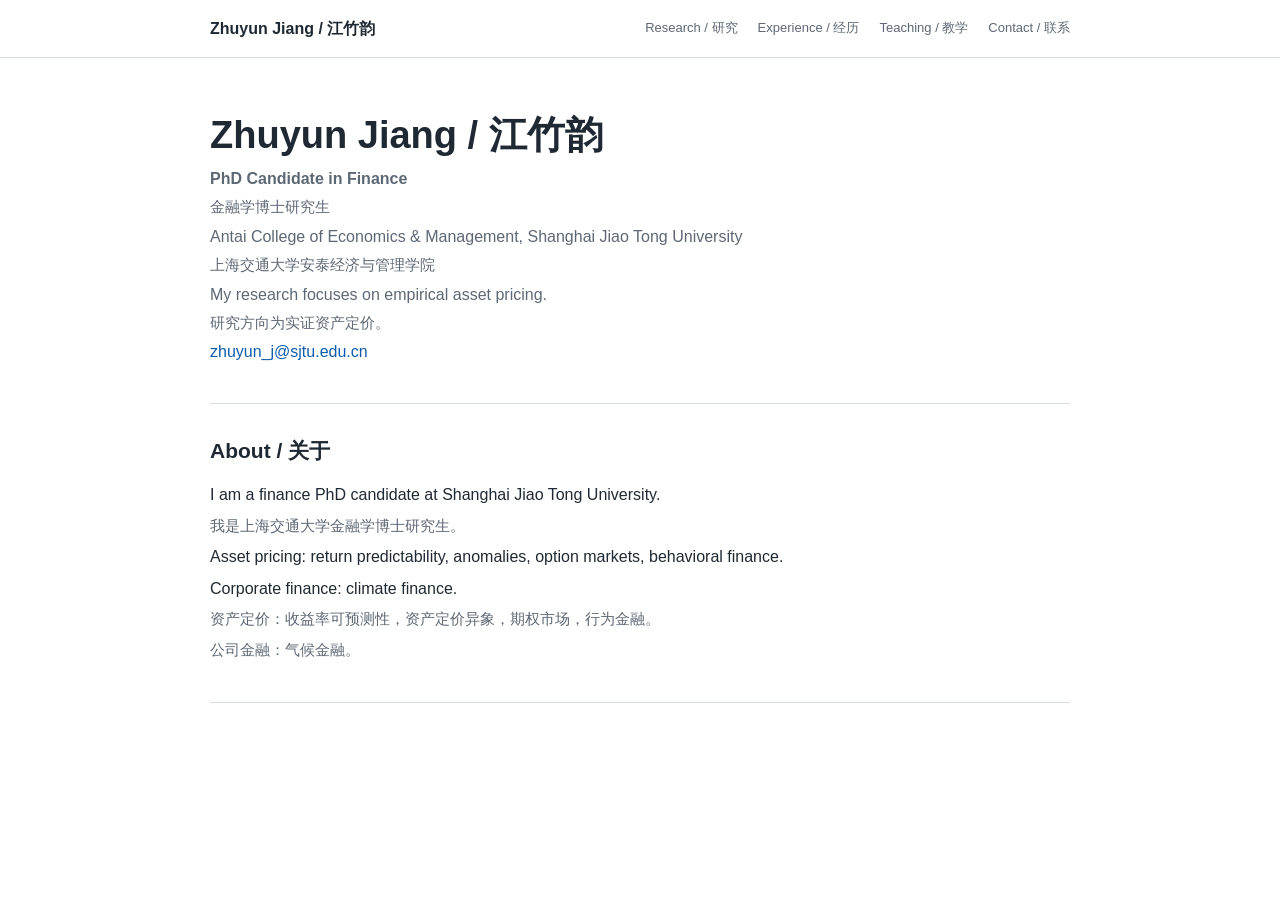
<file: index.html>
<!DOCTYPE html>
<html lang="en">
<head>
  <meta charset="UTF-8">
  <meta name="viewport" content="width=device-width, initial-scale=1.0">
  <title>Zhuyun Jiang | 江竹韵</title>
  <link rel="stylesheet" href="styles.css">
</head>
<body>
  <header class="site-header">
    <a class="site-name" href="index.html">Zhuyun Jiang / 江竹韵</a>
    <nav aria-label="Primary navigation">
      <a href="research.html">Research / 研究</a>
      <a href="experience.html">Experience / 经历</a>
      <a href="teaching.html">Teaching / 教学</a>
      <a href="contact.html">Contact / 联系</a>
    </nav>
  </header>

  <main>
    <section class="intro">
      <h1>Zhuyun Jiang / 江竹韵</h1>
      <p class="title">PhD Candidate in Finance</p>
      <p class="zh">金融学博士研究生</p>
      <p>Antai College of Economics &amp; Management, Shanghai Jiao Tong University</p>
      <p class="zh">上海交通大学安泰经济与管理学院</p>
      <p>My research focuses on empirical asset pricing.</p>
      <p class="zh">研究方向为实证资产定价。</p>
      <p><a href="mailto:zhuyun_j@sjtu.edu.cn">zhuyun_j@sjtu.edu.cn</a></p>
    </section>

    <section>
      <h2>About / 关于</h2>
      <p>
        I am a finance PhD candidate at Shanghai Jiao Tong University.
      </p>
      <p class="zh">
        我是上海交通大学金融学博士研究生。
      </p>
      <p>Asset pricing: return predictability, anomalies, option markets, behavioral finance.</p>
      <p>Corporate finance: climate finance.</p>
      <p class="zh">资产定价：收益率可预测性，资产定价异象，期权市场，行为金融。</p>
      <p class="zh">公司金融：气候金融。</p>
    </section>
  </main>
</body>
</html>
</file>
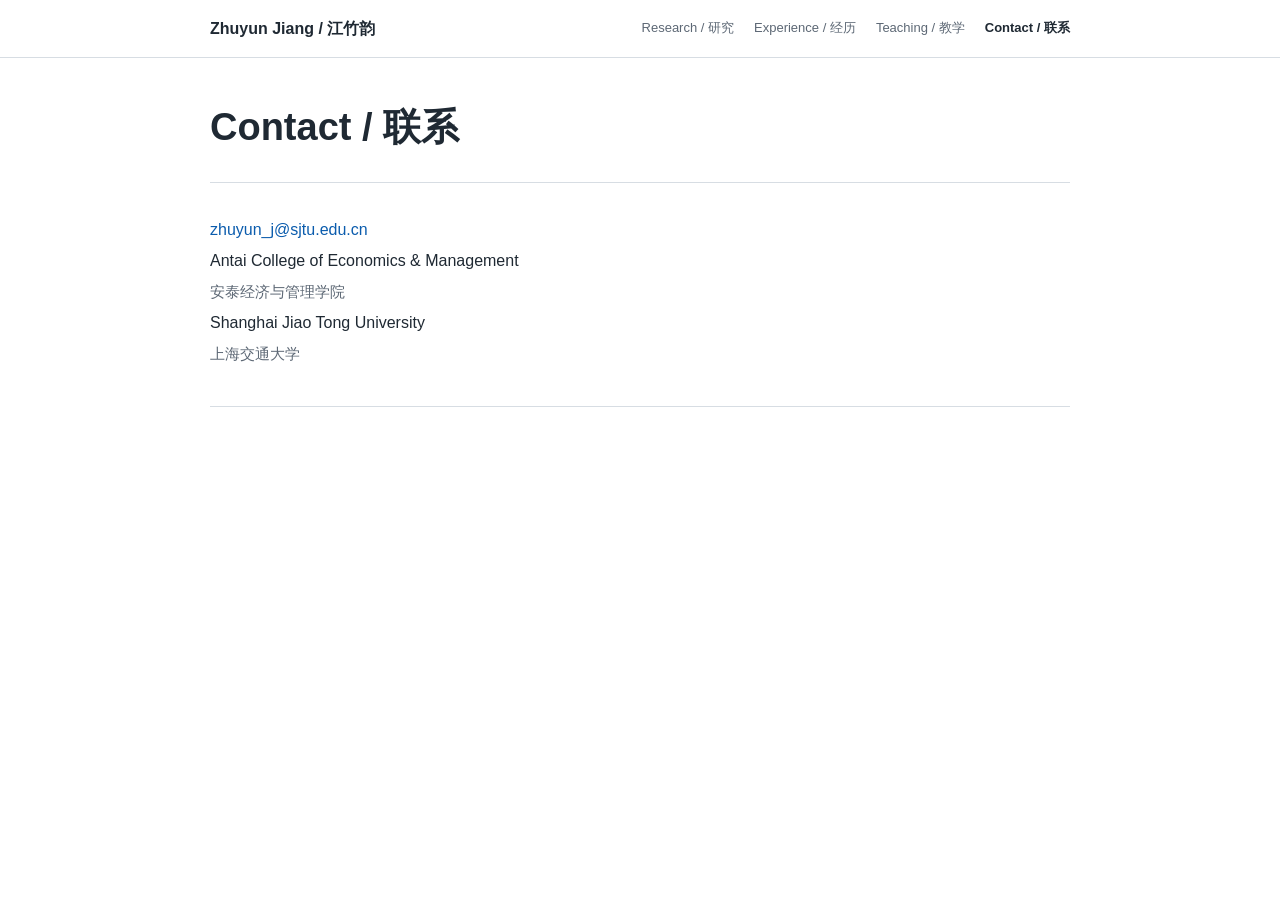
<file: contact.html>
<!DOCTYPE html>
<html lang="en">
<head>
  <meta charset="UTF-8">
  <meta name="viewport" content="width=device-width, initial-scale=1.0">
  <title>Contact | Zhuyun Jiang | 江竹韵</title>
  <link rel="stylesheet" href="styles.css">
</head>
<body>
  <header class="site-header">
    <a class="site-name" href="index.html">Zhuyun Jiang / 江竹韵</a>
    <nav aria-label="Primary navigation">
      <a href="research.html">Research / 研究</a>
      <a href="experience.html">Experience / 经历</a>
      <a href="teaching.html">Teaching / 教学</a>
      <a href="contact.html" aria-current="page">Contact / 联系</a>
    </nav>
  </header>

  <main>
    <section class="page-title">
      <h1>Contact / 联系</h1>
    </section>

    <section>
      <p><a href="mailto:zhuyun_j@sjtu.edu.cn">zhuyun_j@sjtu.edu.cn</a></p>
      <p>Antai College of Economics &amp; Management</p>
      <p class="zh">安泰经济与管理学院</p>
      <p>Shanghai Jiao Tong University</p>
      <p class="zh">上海交通大学</p>
    </section>
  </main>
</body>
</html>
</file>
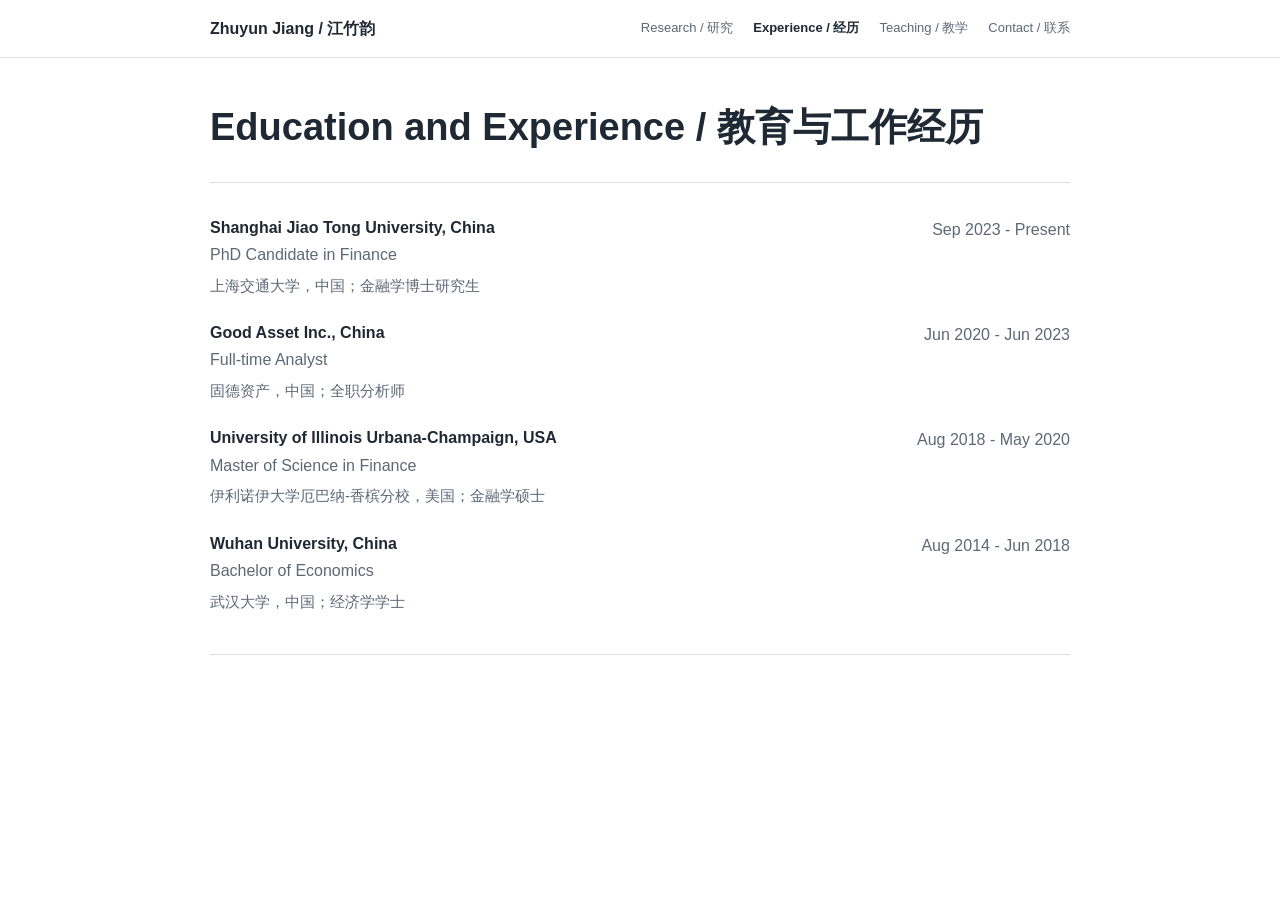
<file: experience.html>
<!DOCTYPE html>
<html lang="en">
<head>
  <meta charset="UTF-8">
  <meta name="viewport" content="width=device-width, initial-scale=1.0">
  <title>Experience | Zhuyun Jiang | 江竹韵</title>
  <link rel="stylesheet" href="styles.css">
</head>
<body>
  <header class="site-header">
    <a class="site-name" href="index.html">Zhuyun Jiang / 江竹韵</a>
    <nav aria-label="Primary navigation">
      <a href="research.html">Research / 研究</a>
      <a href="experience.html" aria-current="page">Experience / 经历</a>
      <a href="teaching.html">Teaching / 教学</a>
      <a href="contact.html">Contact / 联系</a>
    </nav>
  </header>

  <main>
    <section class="page-title">
      <h1>Education and Experience / 教育与工作经历</h1>
    </section>

    <section>
      <div class="row">
        <div>
          <h3>Shanghai Jiao Tong University, China</h3>
          <p>PhD Candidate in Finance</p>
          <p class="zh">上海交通大学，中国；金融学博士研究生</p>
        </div>
        <span>Sep 2023 - Present</span>
      </div>
      <div class="row">
        <div>
          <h3>Good Asset Inc., China</h3>
          <p>Full-time Analyst</p>
          <p class="zh">固德资产，中国；全职分析师</p>
        </div>
        <span>Jun 2020 - Jun 2023</span>
      </div>
      <div class="row">
        <div>
          <h3>University of Illinois Urbana-Champaign, USA</h3>
          <p>Master of Science in Finance</p>
          <p class="zh">伊利诺伊大学厄巴纳-香槟分校，美国；金融学硕士</p>
        </div>
        <span>Aug 2018 - May 2020</span>
      </div>
      <div class="row">
        <div>
          <h3>Wuhan University, China</h3>
          <p>Bachelor of Economics</p>
          <p class="zh">武汉大学，中国；经济学学士</p>
        </div>
        <span>Aug 2014 - Jun 2018</span>
      </div>
    </section>
  </main>
</body>
</html>
</file>
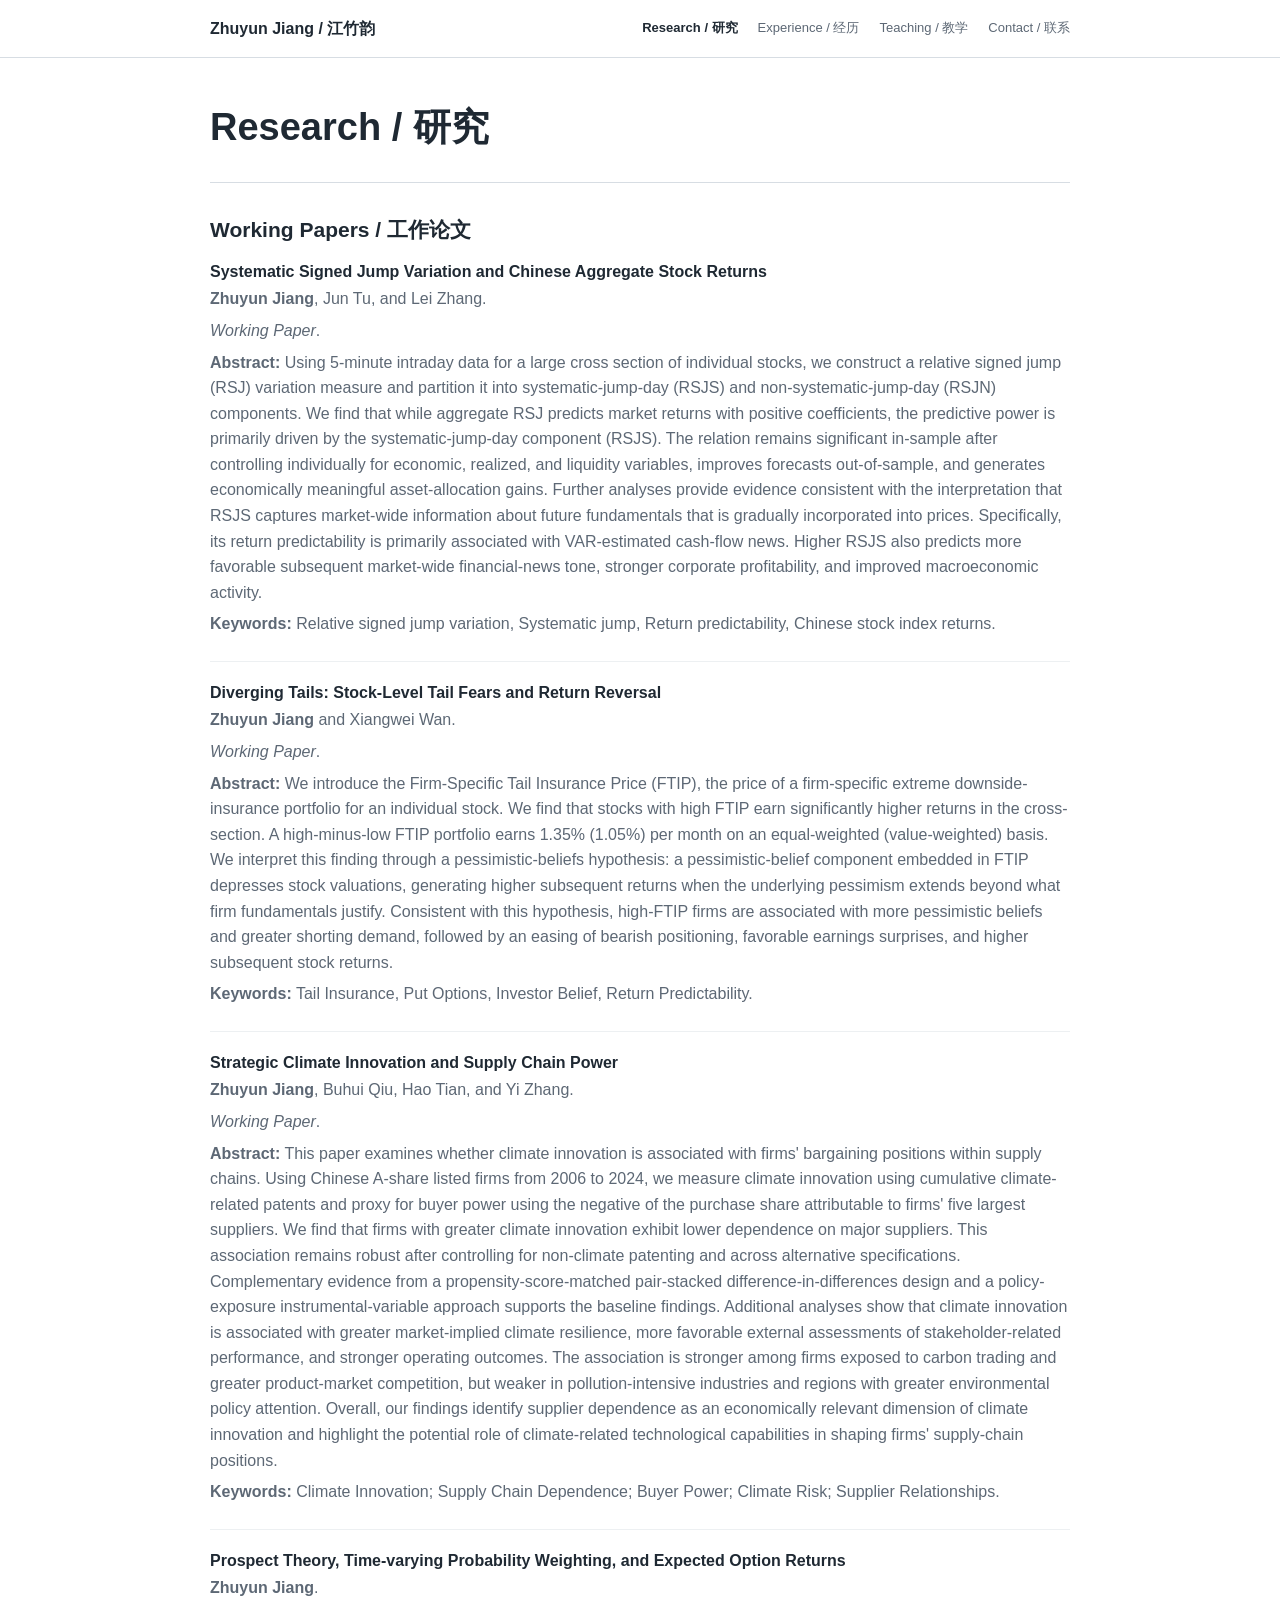
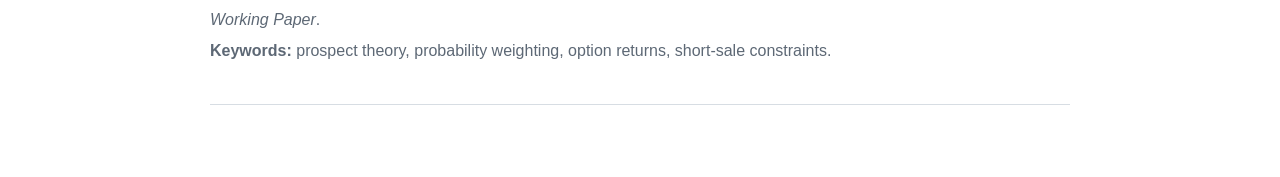
<file: research.html>
<!DOCTYPE html>
<html lang="en">
<head>
  <meta charset="UTF-8">
  <meta name="viewport" content="width=device-width, initial-scale=1.0">
  <title>Research | Zhuyun Jiang | 江竹韵</title>
  <link rel="stylesheet" href="styles.css">
</head>
<body>
  <header class="site-header">
    <a class="site-name" href="index.html">Zhuyun Jiang / 江竹韵</a>
    <nav aria-label="Primary navigation">
      <a href="research.html" aria-current="page">Research / 研究</a>
      <a href="experience.html">Experience / 经历</a>
      <a href="teaching.html">Teaching / 教学</a>
      <a href="contact.html">Contact / 联系</a>
    </nav>
  </header>

  <main>
    <section class="page-title">
      <h1>Research / 研究</h1>
    </section>

    <section>
      <h2>Working Papers / 工作论文</h2>
      <div class="item">
        <h3>Systematic Signed Jump Variation and Chinese Aggregate Stock Returns</h3>
        <p><strong>Zhuyun Jiang</strong>, Jun Tu, and Lei Zhang.</p>
        <p><em>Working Paper</em>.</p>
        <p><strong>Abstract:</strong> Using 5-minute intraday data for a large cross section of individual stocks, we construct a relative signed jump (RSJ) variation measure and partition it into systematic-jump-day (RSJS) and non-systematic-jump-day (RSJN) components. We find that while aggregate RSJ predicts market returns with positive coefficients, the predictive power is primarily driven by the systematic-jump-day component (RSJS). The relation remains significant in-sample after controlling individually for economic, realized, and liquidity variables, improves forecasts out-of-sample, and generates economically meaningful asset-allocation gains. Further analyses provide evidence consistent with the interpretation that RSJS captures market-wide information about future fundamentals that is gradually incorporated into prices. Specifically, its return predictability is primarily associated with VAR-estimated cash-flow news. Higher RSJS also predicts more favorable subsequent market-wide financial-news tone, stronger corporate profitability, and improved macroeconomic activity.</p>
        <p><strong>Keywords:</strong> Relative signed jump variation, Systematic jump, Return predictability, Chinese stock index returns.</p>
      </div>
      <div class="item">
        <h3>Diverging Tails: Stock-Level Tail Fears and Return Reversal</h3>
        <p><strong>Zhuyun Jiang</strong> and Xiangwei Wan.</p>
        <p><em>Working Paper</em>.</p>
        <p><strong>Abstract:</strong> We introduce the Firm-Specific Tail Insurance Price (FTIP), the price of a firm-specific extreme downside-insurance portfolio for an individual stock. We find that stocks with high FTIP earn significantly higher returns in the cross-section. A high-minus-low FTIP portfolio earns 1.35% (1.05%) per month on an equal-weighted (value-weighted) basis. We interpret this finding through a pessimistic-beliefs hypothesis: a pessimistic-belief component embedded in FTIP depresses stock valuations, generating higher subsequent returns when the underlying pessimism extends beyond what firm fundamentals justify. Consistent with this hypothesis, high-FTIP firms are associated with more pessimistic beliefs and greater shorting demand, followed by an easing of bearish positioning, favorable earnings surprises, and higher subsequent stock returns.</p>
        <p><strong>Keywords:</strong> Tail Insurance, Put Options, Investor Belief, Return Predictability.</p>
      </div>
      <div class="item">
        <h3>Strategic Climate Innovation and Supply Chain Power</h3>
        <p><strong>Zhuyun Jiang</strong>, Buhui Qiu, Hao Tian, and Yi Zhang.</p>
        <p><em>Working Paper</em>.</p>
        <p><strong>Abstract:</strong> This paper examines whether climate innovation is associated with firms' bargaining positions within supply chains. Using Chinese A-share listed firms from 2006 to 2024, we measure climate innovation using cumulative climate-related patents and proxy for buyer power using the negative of the purchase share attributable to firms' five largest suppliers. We find that firms with greater climate innovation exhibit lower dependence on major suppliers. This association remains robust after controlling for non-climate patenting and across alternative specifications. Complementary evidence from a propensity-score-matched pair-stacked difference-in-differences design and a policy-exposure instrumental-variable approach supports the baseline findings. Additional analyses show that climate innovation is associated with greater market-implied climate resilience, more favorable external assessments of stakeholder-related performance, and stronger operating outcomes. The association is stronger among firms exposed to carbon trading and greater product-market competition, but weaker in pollution-intensive industries and regions with greater environmental policy attention. Overall, our findings identify supplier dependence as an economically relevant dimension of climate innovation and highlight the potential role of climate-related technological capabilities in shaping firms' supply-chain positions.</p>
        <p><strong>Keywords:</strong> Climate Innovation; Supply Chain Dependence; Buyer Power; Climate Risk; Supplier Relationships.</p>
      </div>
      <div class="item">
        <h3>Prospect Theory, Time-varying Probability Weighting, and Expected Option Returns</h3>
        <p><strong>Zhuyun Jiang</strong>.</p>
        <p><em>Working Paper</em>.</p>
        <p><strong>Keywords:</strong> prospect theory, probability weighting, option returns, short-sale constraints.</p>
      </div>
    </section>
  </main>
</body>
</html>
</file>
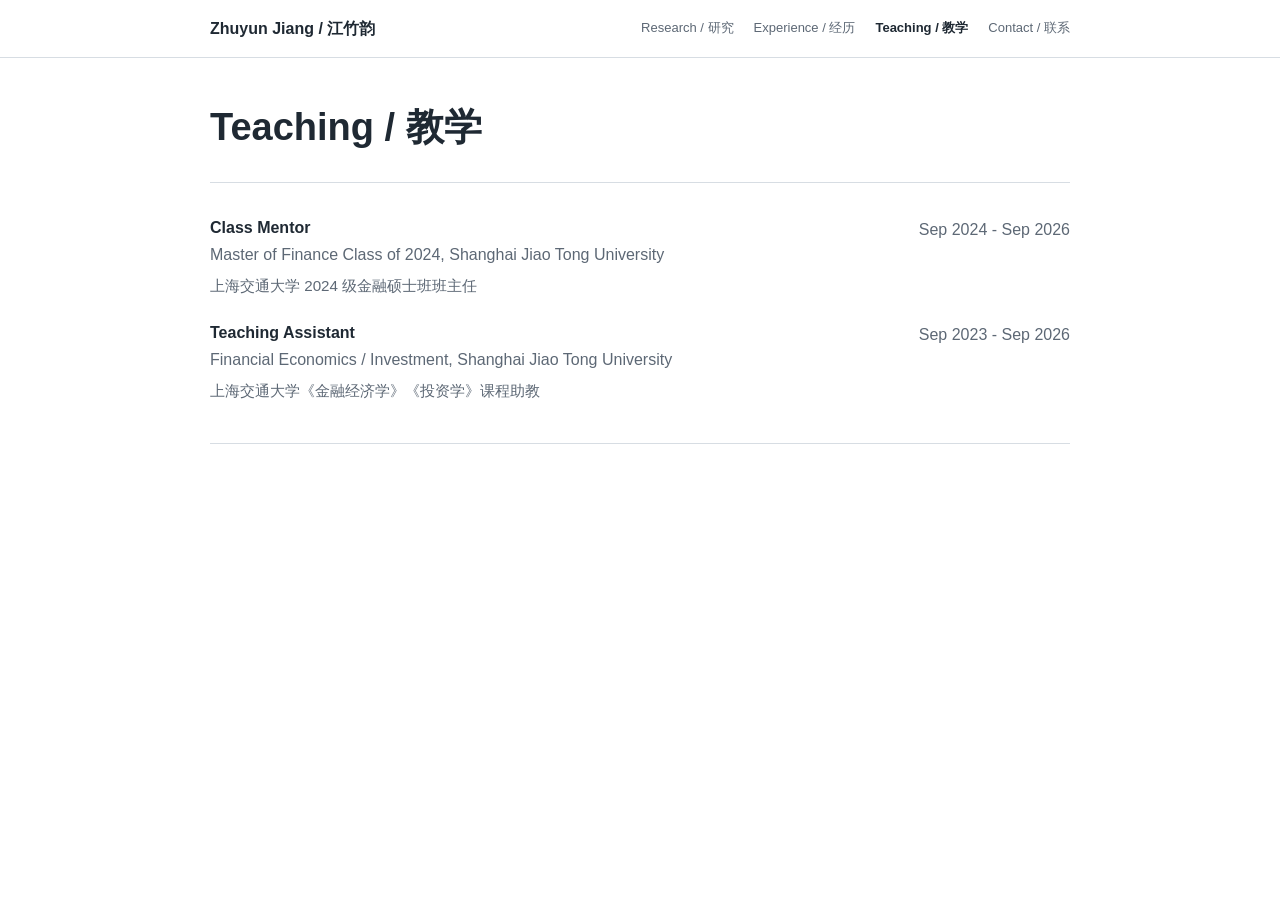
<file: teaching.html>
<!DOCTYPE html>
<html lang="en">
<head>
  <meta charset="UTF-8">
  <meta name="viewport" content="width=device-width, initial-scale=1.0">
  <title>Teaching | Zhuyun Jiang | 江竹韵</title>
  <link rel="stylesheet" href="styles.css">
</head>
<body>
  <header class="site-header">
    <a class="site-name" href="index.html">Zhuyun Jiang / 江竹韵</a>
    <nav aria-label="Primary navigation">
      <a href="research.html">Research / 研究</a>
      <a href="experience.html">Experience / 经历</a>
      <a href="teaching.html" aria-current="page">Teaching / 教学</a>
      <a href="contact.html">Contact / 联系</a>
    </nav>
  </header>

  <main>
    <section class="page-title">
      <h1>Teaching / 教学</h1>
    </section>

    <section>
      <div class="row">
        <div>
          <h3>Class Mentor</h3>
          <p>Master of Finance Class of 2024, Shanghai Jiao Tong University</p>
          <p class="zh">上海交通大学 2024 级金融硕士班班主任</p>
        </div>
        <span>Sep 2024 - Sep 2026</span>
      </div>
      <div class="row">
        <div>
          <h3>Teaching Assistant</h3>
          <p>Financial Economics / Investment, Shanghai Jiao Tong University</p>
          <p class="zh">上海交通大学《金融经济学》《投资学》课程助教</p>
        </div>
        <span>Sep 2023 - Sep 2026</span>
      </div>
    </section>
  </main>
</body>
</html>
</file>
<file: styles.css>
:root {
  --text: #1f2933;
  --muted: #5d6875;
  --line: #d7dde3;
  --link: #0b5cad;
  --bg: #ffffff;
  --soft: #f7f8fa;
}

* {
  box-sizing: border-box;
}

html {
  scroll-behavior: smooth;
}

body {
  margin: 0;
  color: var(--text);
  background: var(--bg);
  font-family: -apple-system, BlinkMacSystemFont, "Segoe UI", "PingFang SC", "Microsoft YaHei", Arial, sans-serif;
  font-size: 16px;
  line-height: 1.6;
}

a {
  color: var(--link);
  text-decoration: none;
}

a:hover {
  text-decoration: underline;
}

.site-header {
  position: sticky;
  top: 0;
  display: flex;
  align-items: center;
  justify-content: space-between;
  gap: 24px;
  min-height: 58px;
  padding: 0 max(24px, calc((100vw - 860px) / 2));
  background: rgba(255, 255, 255, 0.96);
  border-bottom: 1px solid var(--line);
}

.site-name {
  color: var(--text);
  font-weight: 700;
}

nav {
  display: flex;
  gap: 20px;
  font-size: 13px;
}

nav a {
  color: var(--muted);
}

nav a[aria-current="page"] {
  color: var(--text);
  font-weight: 600;
}

main {
  width: min(860px, calc(100% - 48px));
  margin: 0 auto 72px;
}

.intro {
  padding: 56px 0 34px;
  border-bottom: 1px solid var(--line);
}

.page-title {
  padding: 48px 0 24px;
}

h1 {
  margin: 0 0 8px;
  font-size: 38px;
  line-height: 1.15;
}

.title {
  color: var(--text);
  font-weight: 600;
}

.intro p,
.page-title p {
  max-width: 720px;
  margin: 4px 0;
  color: var(--muted);
}

.zh {
  color: var(--muted);
  font-size: 0.95rem;
}

section {
  padding: 34px 0;
  border-bottom: 1px solid var(--line);
}

h2 {
  margin: 0 0 18px;
  font-size: 21px;
  line-height: 1.25;
}

h3 {
  margin: 0 0 3px;
  font-size: 16px;
  line-height: 1.4;
}

p {
  margin: 0 0 6px;
}

.section-note {
  margin-bottom: 20px;
  color: var(--muted);
}

.item {
  margin: 0 0 20px;
  padding: 0 0 18px;
  border-bottom: 1px solid #edf0f2;
}

.item:last-child {
  margin-bottom: 0;
  padding-bottom: 0;
  border-bottom: 0;
}

.item p,
.row p,
#contact p {
  color: var(--muted);
}

.row {
  display: grid;
  grid-template-columns: minmax(0, 1fr) auto;
  gap: 24px;
  margin-bottom: 18px;
}

.row:last-child {
  margin-bottom: 0;
}

.row span {
  color: var(--muted);
  white-space: nowrap;
}

@media (max-width: 640px) {
  .site-header {
    align-items: flex-start;
    flex-direction: column;
    gap: 8px;
    padding-top: 12px;
    padding-bottom: 12px;
  }

  nav {
    width: 100%;
    gap: 14px;
    overflow-x: auto;
  }

  main {
    width: min(100% - 32px, 860px);
  }

  .intro {
    padding-top: 36px;
  }

  h1 {
    font-size: 32px;
  }

  .row {
    grid-template-columns: 1fr;
    gap: 2px;
  }

  .row span {
    white-space: normal;
  }
}
</file>
